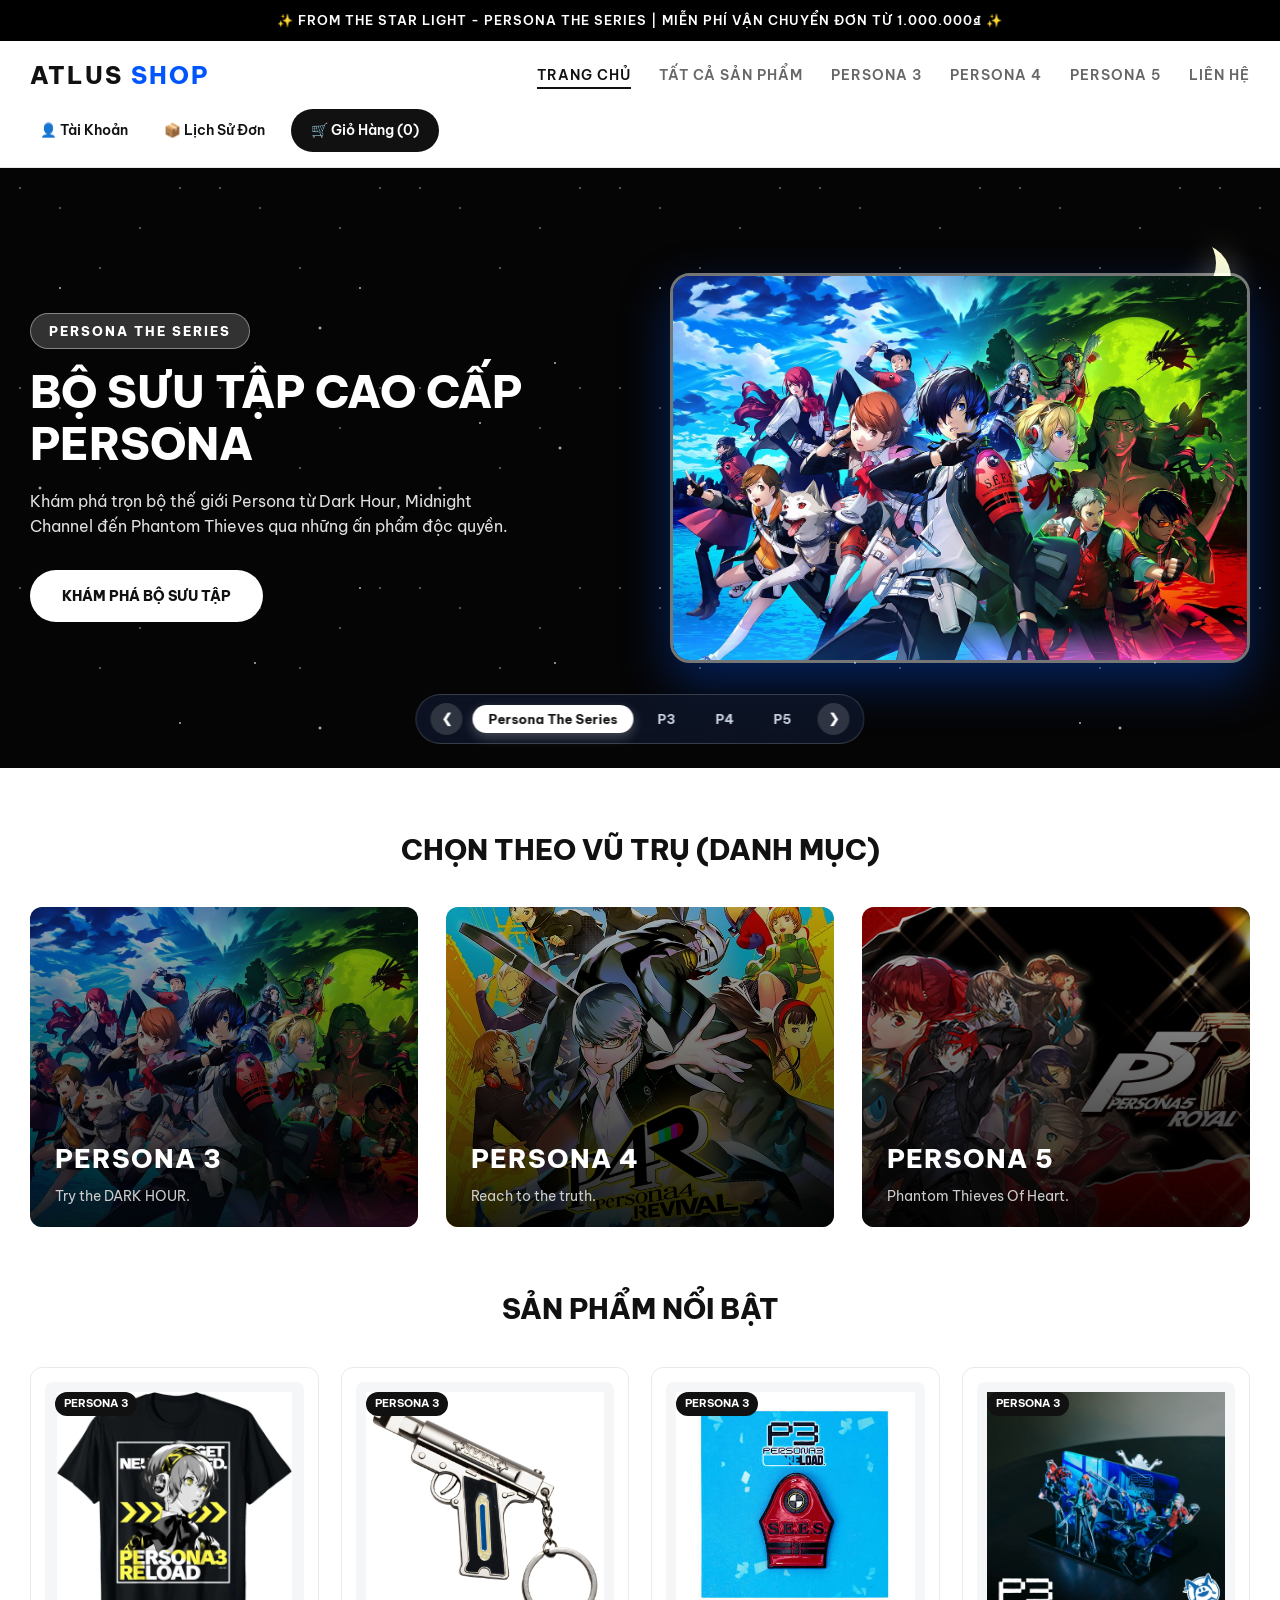
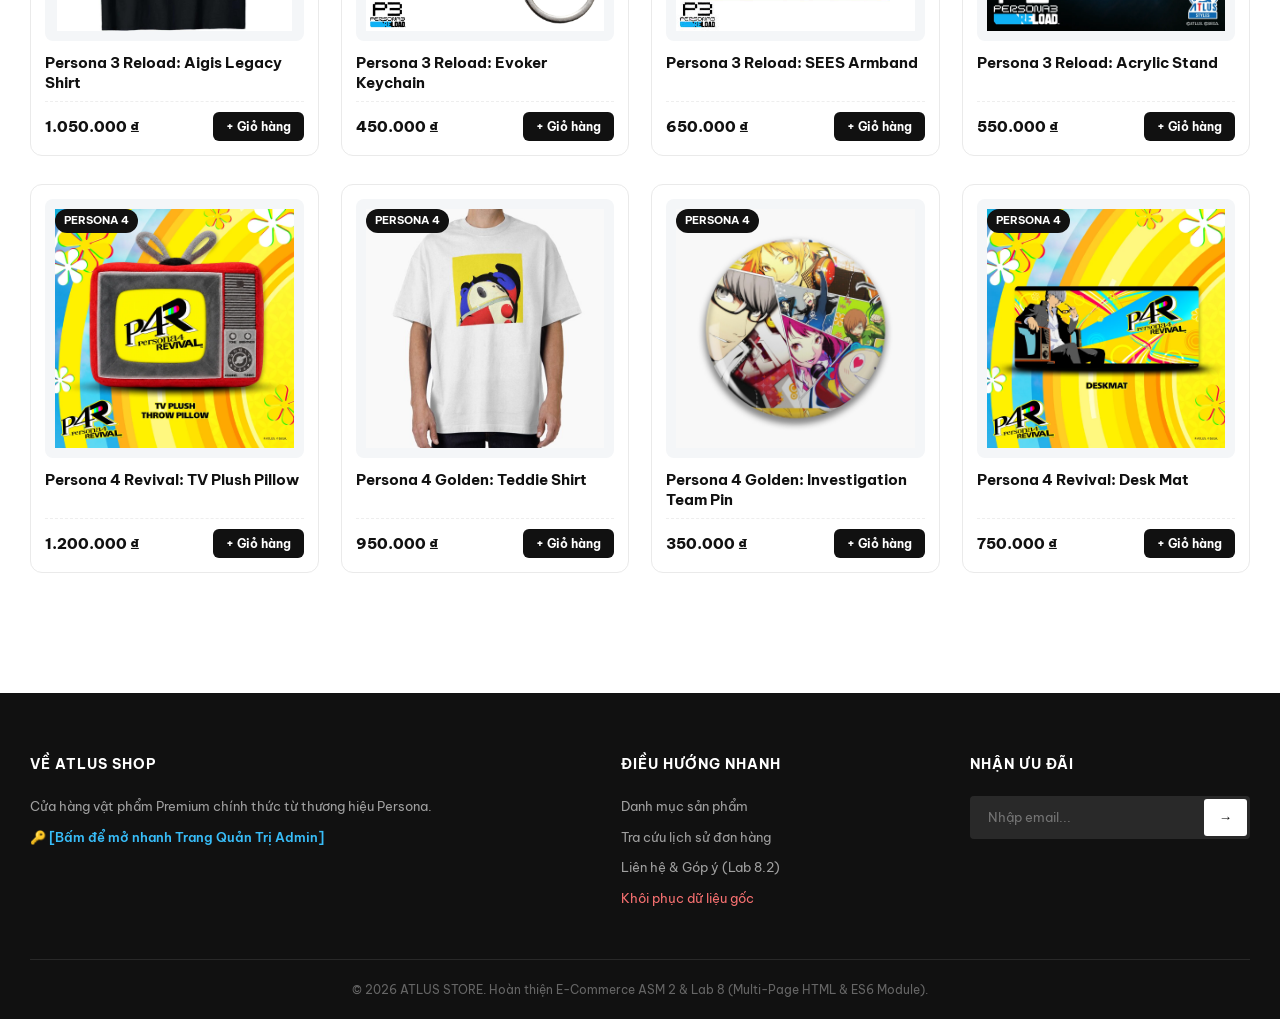
<file: index.html>
<!DOCTYPE html>
<html lang="vi">
<head>
    <meta charset="UTF-8">
    <meta name="viewport" content="width=device-width, initial-scale=1.0">
    <title>Atlus Shop - Trang Chủ (ASM 2)</title>
    <link href="https://fonts.googleapis.com/css2?family=Be+Vietnam+Pro:wght@400;500;600;700;800&display=swap" rel="stylesheet">
    <link rel="stylesheet" href="style.css">
</head>
<body id="home-page">
    <div class="promo-bar">✨ FROM THE STAR LIGHT - PERSONA THE SERIES | MIỄN PHÍ VẬN CHUYỂN ĐƠN TỪ 1.000.000₫ ✨</div>
    <header class="glass-header" id="site-header"></header>

    <main>
        <!-- SLIDER BANNER (LAB 8.1) VỚI KHUNG HÌNH LỚN & 4 TAB: PERSONA THE SERIES, P3, P4, P5 -->
        <div class="hero-banner">
            <div class="uiverse-midnight-sky">
                <div class="sky-canvas">
                    <div class="stars stars-1"></div>
                    <div class="stars stars-2"></div>
                    <div class="stars stars-3"></div>
                    <div class="meteor m1"></div>
                    <div class="meteor m2"></div>
                    <div class="meteor m3"></div>
                    <div class="moon"></div>
                </div>
            </div>

            <div class="hero-content">
                <div class="hero-text-col">
                    <span class="hero-badge" id="banner-badge">PERSONA THE SERIES</span>
                    <h1 id="banner-title">BỘ SƯU TẬP CAO CẤP PERSONA</h1>
                    <p id="banner-desc">Khám phá trọn bộ thế giới Persona từ Dark Hour, Midnight Channel đến Phantom Thieves qua những ấn phẩm độc quyền.</p>
                    <div class="btn-group">
                        <a href="catalog.html?cat=all" class="btn-primary" id="banner-btn">KHÁM PHÁ BỘ SƯU TẬP</a>
                    </div>
                </div>
                <div class="hero-img-col">
                    <img id="banner-img" src="anh/P3Reload.jpg" alt="Persona Banner" onerror="this.src='https://images.unsplash.com/photo-1511512578047-dfb367046420?w=800'">
                </div>
            </div>

            <!-- Thanh nút chuyển đổi Persona The Series | P3 | P4 | P5 -->
            <div class="slider-controls">
                <button class="slider-btn" id="prev-slide-btn">❮</button>
                <div id="slider-dots-box" style="display:flex; gap:8px;"></div>
                <button class="slider-btn" id="next-slide-btn">❯</button>
            </div>
        </div>

        <div class="container">
            <h2 class="section-title">CHỌN THEO VŨ TRỤ (DANH MỤC)</h2>
            <div class="collection-grid" id="home-categories"></div>

            <h2 class="section-title">SẢN PHẨM NỔI BẬT</h2>
            <div class="product-grid" id="home-featured-products"></div>
        </div>
    </main>

    <footer id="site-footer"></footer>
    <script type="module" src="./product.js"></script>
</body>
</html>
</file>
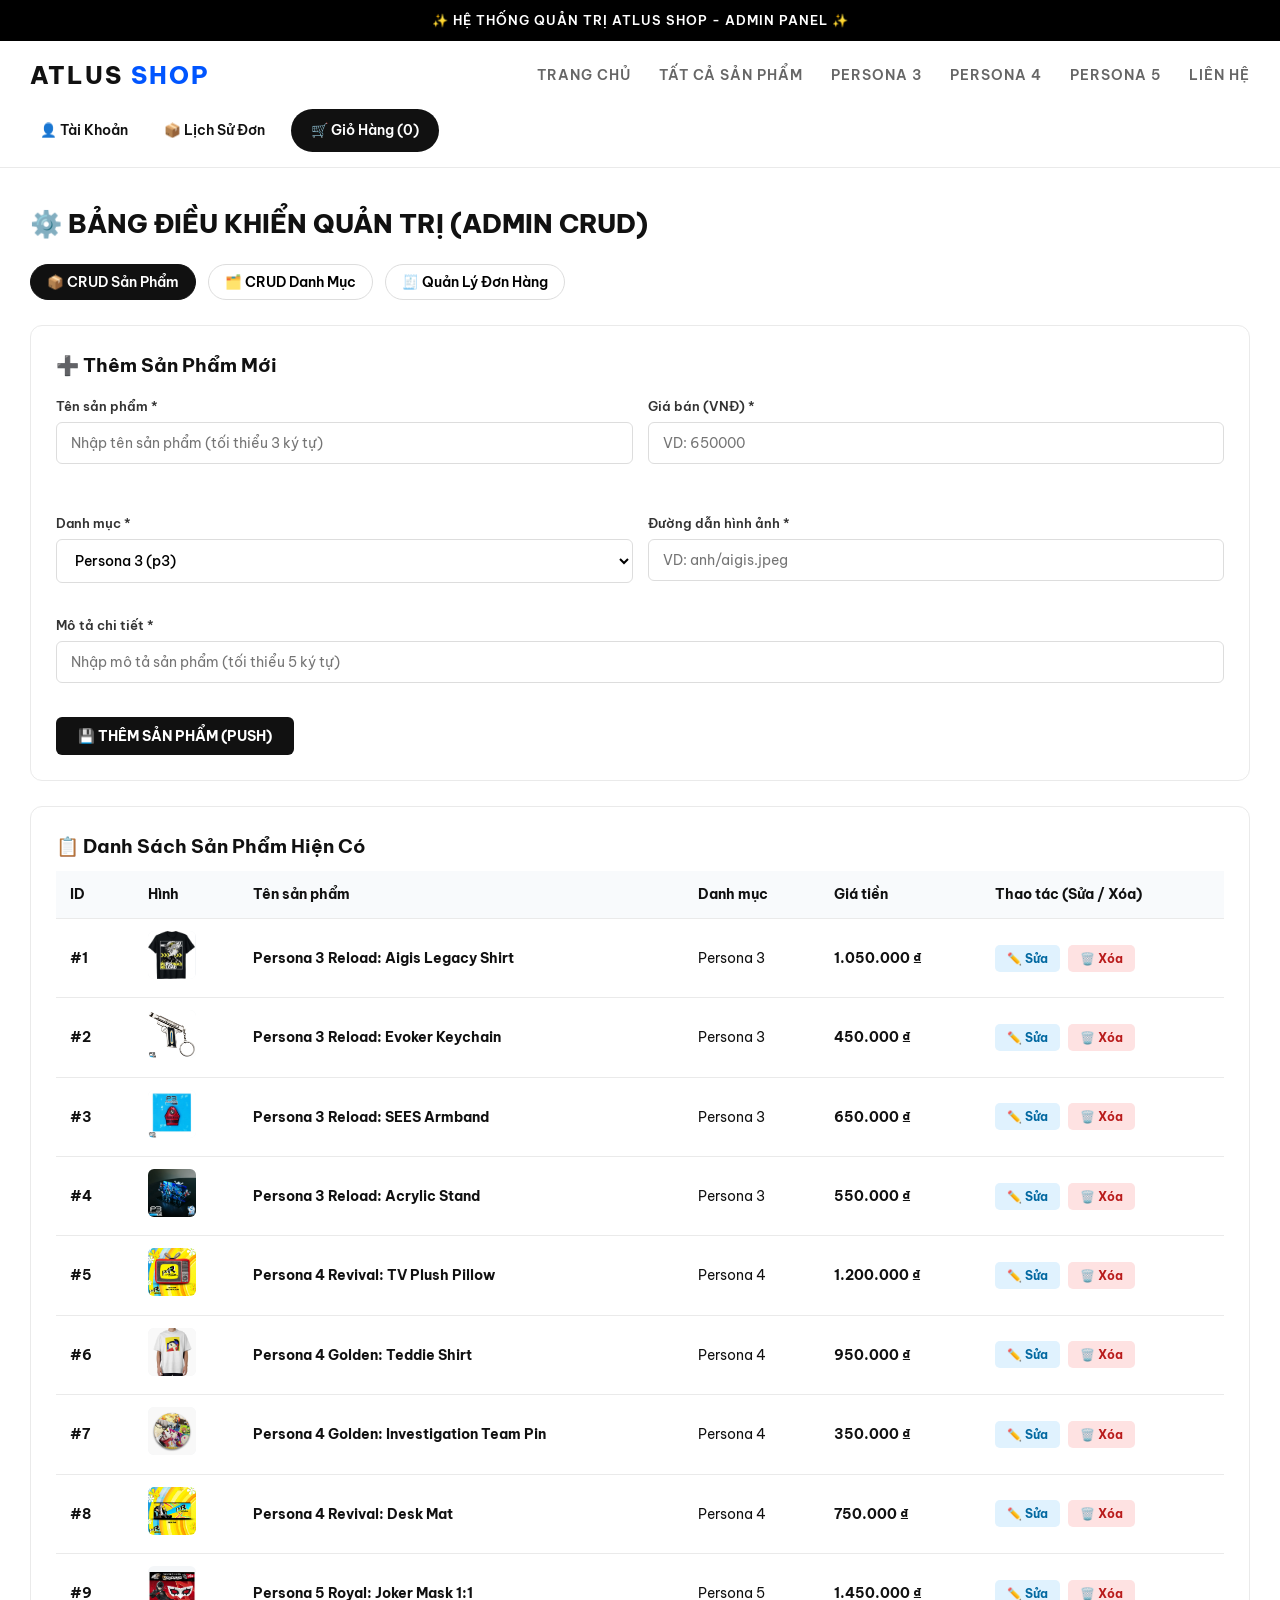
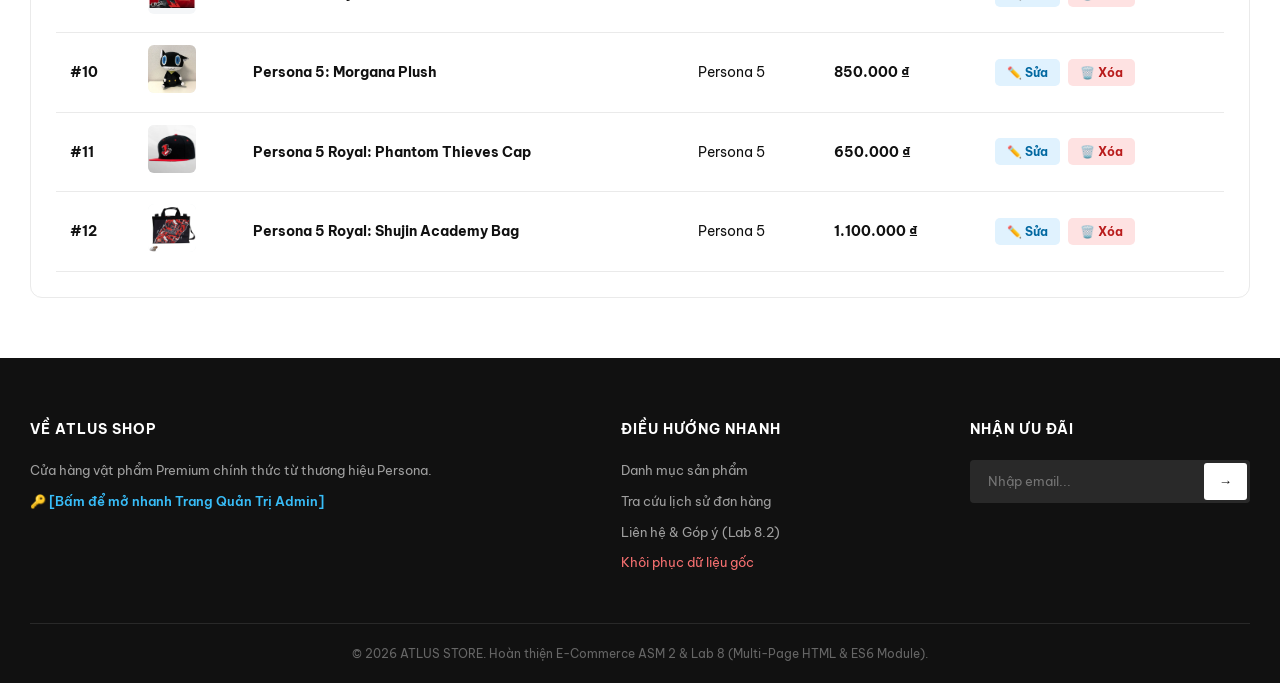
<file: admin.html>
<!DOCTYPE html>
<html lang="vi">
<head>
    <meta charset="UTF-8">
    <meta name="viewport" content="width=device-width, initial-scale=1.0">
    <title>Atlus Shop - Quản Trị Hệ Thống (CRUD)</title>
    <link href="https://fonts.googleapis.com/css2?family=Be+Vietnam+Pro:wght@400;500;600;700;800&display=swap" rel="stylesheet">
    <link rel="stylesheet" href="style.css">
</head>
<body id="admin-page">
    <div class="promo-bar">✨ HỆ THỐNG QUẢN TRỊ ATLUS SHOP - ADMIN PANEL ✨</div>
    <header class="glass-header" id="site-header"></header>

    <main class="container" style="margin-top: 35px;">
        <h2 style="font-size:26px; font-weight:800; margin-bottom:20px;">⚙️ BẢNG ĐIỀU KHIỂN QUẢN TRỊ (ADMIN CRUD)</h2>

        <!-- Thanh chuyển Tab Quản trị -->
        <div class="admin-nav">
            <button class="cat-tab-btn active" id="tab-btn-products">📦 CRUD Sản Phẩm</button>
            <button class="cat-tab-btn" id="tab-btn-categories">🗂️ CRUD Danh Mục</button>
            <button class="cat-tab-btn" id="tab-btn-orders">🧾 Quản Lý Đơn Hàng</button>
        </div>

        <!-- TAB 1: CRUD SẢN PHẨM -->
        <section id="admin-sec-products">
            <div class="admin-panel-box">
                <h3 style="margin-bottom:15px;" id="prod-form-heading">➕ Thêm Sản Phẩm Mới</h3>
                <div class="admin-form-grid">
                    <div class="form-group">
                        <label>Tên sản phẩm *</label>
                        <input type="text" id="adm-prod-name" class="form-control" placeholder="Nhập tên sản phẩm (tối thiểu 3 ký tự)">
                        <span id="err-adm-prod-name" class="error-text"></span>
                    </div>
                    <div class="form-group">
                        <label>Giá bán (VNĐ) *</label>
                        <input type="number" id="adm-prod-price" class="form-control" placeholder="VD: 650000">
                        <span id="err-adm-prod-price" class="error-text"></span>
                    </div>
                    <div class="form-group">
                        <label>Danh mục *</label>
                        <select id="adm-prod-cat" class="form-control"></select>
                    </div>
                    <div class="form-group">
                        <label>Đường dẫn hình ảnh *</label>
                        <input type="text" id="adm-prod-img" class="form-control" placeholder="VD: anh/aigis.jpeg">
                        <span id="err-adm-prod-img" class="error-text"></span>
                    </div>
                </div>
                <div class="form-group">
                    <label>Mô tả chi tiết *</label>
                    <input type="text" id="adm-prod-desc" class="form-control" placeholder="Nhập mô tả sản phẩm (tối thiểu 5 ký tự)">
                    <span id="err-adm-prod-desc" class="error-text"></span>
                </div>
                <div style="display:flex; gap:10px; margin-top:8px;">
                    <button class="btn-card-add" id="btn-save-product" style="padding:10px 22px; font-size:13.5px;">💾 THÊM SẢN PHẨM (PUSH)</button>
                    <button class="btn-action btn-delete" id="btn-cancel-product" style="display:none;">Hủy sửa</button>
                </div>
            </div>

            <div class="admin-panel-box" style="overflow-x:auto;">
                <h3>📋 Danh Sách Sản Phẩm Hiện Có</h3>
                <table class="admin-table">
                    <thead>
                        <tr><th>ID</th><th>Hình</th><th>Tên sản phẩm</th><th>Danh mục</th><th>Giá tiền</th><th>Thao tác (Sửa / Xóa)</th></tr>
                    </thead>
                    <tbody id="admin-product-tbody"></tbody>
                </table>
            </div>
        </section>

        <!-- TAB 2: CRUD DANH MỤC -->
        <section id="admin-sec-categories" style="display:none;">
            <div class="admin-panel-box">
                <h3 style="margin-bottom:15px;" id="cat-form-heading">➕ Thêm Danh Mục Mới</h3>
                <div class="admin-form-grid">
                    <div class="form-group">
                        <label>Mã danh mục (ID) *</label>
                        <input type="text" id="adm-cat-id" class="form-control" placeholder="VD: p6, figure...">
                        <span id="err-adm-cat-id" class="error-text"></span>
                    </div>
                    <div class="form-group">
                        <label>Tên danh mục *</label>
                        <input type="text" id="adm-cat-name" class="form-control" placeholder="VD: Persona 6">
                        <span id="err-adm-cat-name" class="error-text"></span>
                    </div>
                    <div class="form-group">
                        <label>Slogan / Mô tả *</label>
                        <input type="text" id="adm-cat-slogan" class="form-control" placeholder="VD: New Era of Persona.">
                        <span id="err-adm-cat-slogan" class="error-text"></span>
                    </div>
                    <div class="form-group">
                        <label>Ảnh đại diện danh mục *</label>
                        <input type="text" id="adm-cat-img" class="form-control" placeholder="VD: anh/P3Reload.jpg">
                        <span id="err-adm-cat-img" class="error-text"></span>
                    </div>
                </div>
                <div style="display:flex; gap:10px; margin-top:8px;">
                    <button class="btn-card-add" id="btn-save-category" style="padding:10px 22px; font-size:13.5px;">💾 THÊM DANH MỤC (PUSH)</button>
                    <button class="btn-action btn-delete" id="btn-cancel-category" style="display:none;">Hủy sửa</button>
                </div>
            </div>

            <div class="admin-panel-box" style="overflow-x:auto;">
                <h3>🗂️ Danh Sách Danh Mục</h3>
                <table class="admin-table">
                    <thead>
                        <tr><th>Mã ID</th><th>Ảnh</th><th>Tên danh mục</th><th>Slogan</th><th>Số SP</th><th>Thao tác (Sửa / Xóa)</th></tr>
                    </thead>
                    <tbody id="admin-category-tbody"></tbody>
                </table>
            </div>
        </section>

        <!-- TAB 3: QUẢN LÝ ĐƠN HÀNG (*) -->
        <section id="admin-sec-orders" style="display:none;">
            <div class="admin-panel-box" style="overflow-x:auto;">
                <h3>🧾 Quản Lý Tất Cả Đơn Hàng</h3>
                <table class="admin-table">
                    <thead>
                        <tr><th>Mã Đơn</th><th>Khách hàng & SĐT</th><th>Địa chỉ giao</th><th>Ngày đặt</th><th>Tổng tiền</th><th>Trạng thái đơn</th><th>Xóa</th></tr>
                    </thead>
                    <tbody id="admin-order-tbody"></tbody>
                </table>
            </div>
        </section>
    </main>

    <footer id="site-footer"></footer>
    <script type="module" src="./admin.js"></script>
</body>
</html>
</file>
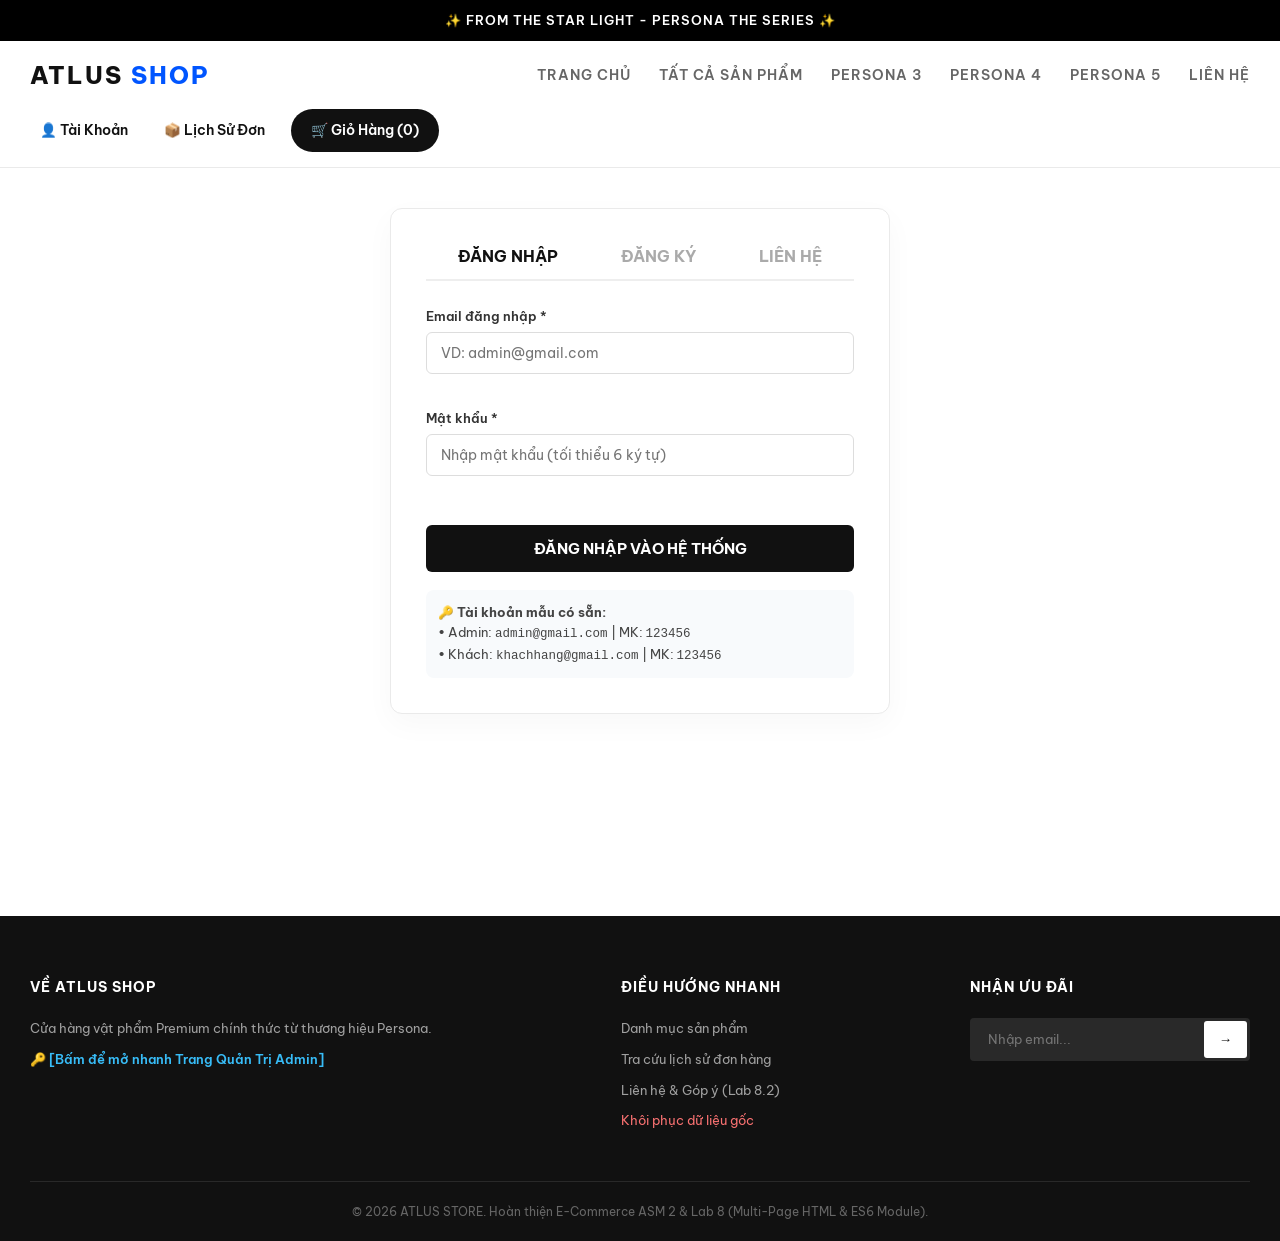
<file: auth.html>
<!DOCTYPE html>
<html lang="vi">
<head>
    <meta charset="UTF-8">
    <meta name="viewport" content="width=device-width, initial-scale=1.0">
    <title>Atlus Shop - Đăng Nhập, Đăng Ký & Liên Hệ</title>
    <link href="https://fonts.googleapis.com/css2?family=Be+Vietnam+Pro:wght@400;500;600;700;800&display=swap" rel="stylesheet">
    <link rel="stylesheet" href="style.css">
</head>
<body id="auth-page">
    <div class="promo-bar">✨ FROM THE STAR LIGHT - PERSONA THE SERIES ✨</div>
    <header class="glass-header" id="site-header"></header>

    <main class="container">
        <div class="auth-box" style="max-width: 500px;">
            <!-- Thanh chuyển đổi 3 Form: Đăng nhập | Đăng ký | Liên hệ (Đáp ứng đủ Lab 8.2) -->
            <div class="auth-header">
                <div class="auth-tab active" id="tab-login">ĐĂNG NHẬP</div>
                <div class="auth-tab" id="tab-register">ĐĂNG KÝ</div>
                <div class="auth-tab" id="tab-contact">LIÊN HỆ</div>
            </div>

            <!-- 1. FORM ĐĂNG NHẬP -->
            <div id="form-login-box">
                <div class="form-group">
                    <label>Email đăng nhập *</label>
                    <input type="text" id="login-email" class="form-control" placeholder="VD: admin@gmail.com">
                    <span id="err-login-email" class="error-text"></span>
                </div>
                <div class="form-group">
                    <label>Mật khẩu *</label>
                    <input type="password" id="login-pass" class="form-control" placeholder="Nhập mật khẩu (tối thiểu 6 ký tự)">
                    <span id="err-login-pass" class="error-text"></span>
                </div>
                <button class="btn-checkout" id="btn-login-submit">ĐĂNG NHẬP VÀO HỆ THỐNG</button>

                <div style="margin-top:18px; padding:12px; background:#f8fafc; border-radius:8px; font-size:12.5px; color:#444;">
                    <strong>🔑 Tài khoản mẫu có sẵn:</strong><br>
                    • Admin: <code>admin@gmail.com</code> | MK: <code>123456</code><br>
                    • Khách: <code>khachhang@gmail.com</code> | MK: <code>123456</code>
                </div>
            </div>

            <!-- 2. FORM ĐĂNG KÝ -->
            <div id="form-register-box" style="display: none;">
                <div class="form-group">
                    <label>Họ và tên *</label>
                    <input type="text" id="reg-name" class="form-control" placeholder="Từ 3 đến 40 ký tự">
                    <span id="err-reg-name" class="error-text"></span>
                </div>
                <div class="form-group">
                    <label>Email *</label>
                    <input type="text" id="reg-email" class="form-control" placeholder="VD: tenban@gmail.com">
                    <span id="err-reg-email" class="error-text"></span>
                </div>
                <div class="form-group">
                    <label>Số điện thoại *</label>
                    <input type="text" id="reg-phone" class="form-control" placeholder="10 chữ số (bắt đầu bằng số 0)">
                    <span id="err-reg-phone" class="error-text"></span>
                </div>
                <div class="form-group">
                    <label>Mật khẩu *</label>
                    <input type="password" id="reg-pass" class="form-control" placeholder="Từ 6 đến 20 ký tự">
                    <span id="err-reg-pass" class="error-text"></span>
                </div>
                <div class="form-group">
                    <label>Xác nhận lại mật khẩu *</label>
                    <input type="password" id="reg-repass" class="form-control" placeholder="Nhập lại mật khẩu phía trên">
                    <span id="err-reg-repass" class="error-text"></span>
                </div>
                <button class="btn-checkout" id="btn-register-submit">TẠO TÀI KHOẢN MỚI</button>
            </div>

            <!-- 3. FORM LIÊN HỆ (LAB 8.2) -->
            <div id="form-contact-box" style="display: none;">
                <div class="form-group">
                    <label>Họ và tên người gửi *</label>
                    <input type="text" id="contact-name" class="form-control" placeholder="Từ 3 đến 50 ký tự">
                    <span id="err-contact-name" class="error-text"></span>
                </div>
                <div class="form-group">
                    <label>Email liên hệ *</label>
                    <input type="text" id="contact-email" class="form-control" placeholder="VD: makoto@gmail.com">
                    <span id="err-contact-email" class="error-text"></span>
                </div>
                <div class="form-group">
                    <label>Số điện thoại *</label>
                    <input type="text" id="contact-phone" class="form-control" placeholder="10 chữ số (bắt đầu bằng số 0)">
                    <span id="err-contact-phone" class="error-text"></span>
                </div>
                <div class="form-group">
                    <label>Nội dung liên hệ *</label>
                    <textarea id="contact-msg" class="form-control" rows="4" placeholder="Nhập nội dung (tối thiểu 10 ký tự)..."></textarea>
                    <span id="err-contact-msg" class="error-text"></span>
                </div>
                <button class="btn-checkout" id="btn-contact-submit">GỬI THÔNG TIN LIÊN HỆ</button>
            </div>
        </div>
    </main>

    <footer id="site-footer"></footer>
    <script type="module" src="./auth.js"></script>
</body>
</html>
</file>
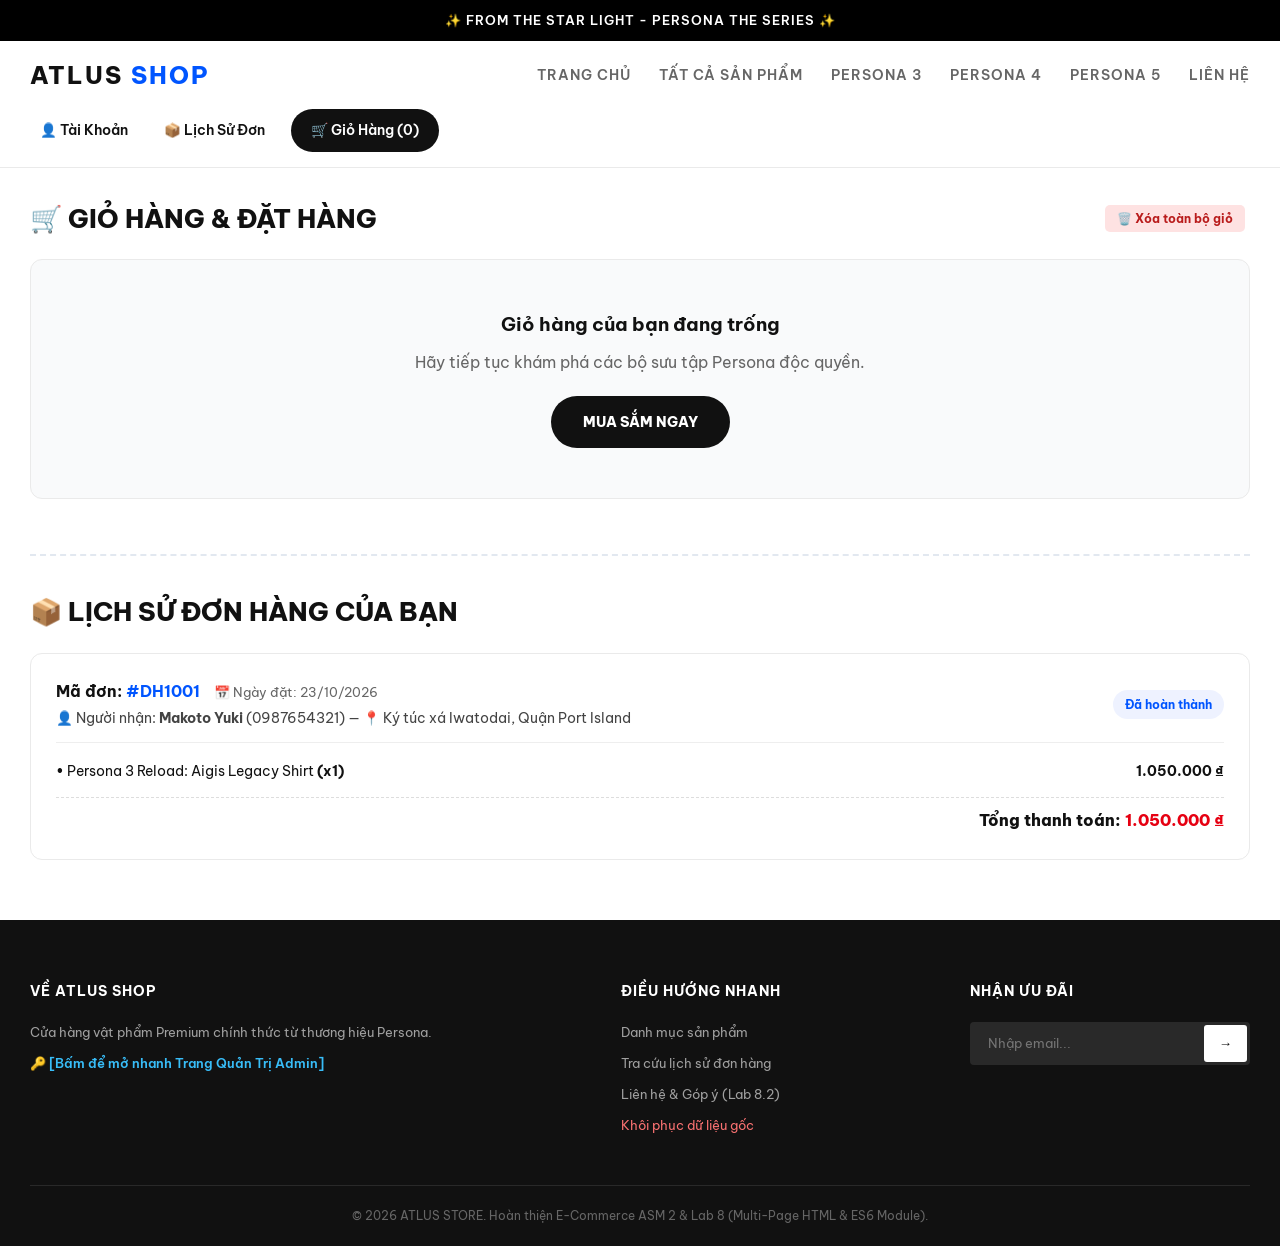
<file: cart.html>
<!DOCTYPE html>
<html lang="vi">
<head>
    <meta charset="UTF-8">
    <meta name="viewport" content="width=device-width, initial-scale=1.0">
    <title>Atlus Shop - Giỏ Hàng & Đơn Hàng</title>
    <link href="https://fonts.googleapis.com/css2?family=Be+Vietnam+Pro:wght@400;500;600;700;800&display=swap" rel="stylesheet">
    <link rel="stylesheet" href="style.css">
</head>
<body id="cart-page">
    <div class="promo-bar">✨ FROM THE STAR LIGHT - PERSONA THE SERIES ✨</div>
    <header class="glass-header" id="site-header"></header>

    <main class="container" style="margin-top: 30px;">
        <!-- KHU VỰC 1: GIỎ HÀNG & THANH TOÁN -->
        <div style="display:flex; justify-content:space-between; align-items:center; margin-bottom:20px;">
            <h2 style="font-size:26px; font-weight:800;">🛒 GIỎ HÀNG & ĐẶT HÀNG</h2>
            <button class="btn-action btn-delete" id="btn-clear-cart">🗑️ Xóa toàn bộ giỏ</button>
        </div>

        <div id="empty-cart-box" style="display:none; text-align:center; padding: 50px 0; border: 1px solid #eaeaea; border-radius: 12px; background: #f9fafb; margin-bottom: 40px;">
            <h3 style="margin-bottom:10px;">Giỏ hàng của bạn đang trống</h3>
            <p style="color:var(--text-muted); margin-bottom: 20px;">Hãy tiếp tục khám phá các bộ sưu tập Persona độc quyền.</p>
            <a href="catalog.html" class="btn-primary" style="background:#111; color:#fff; display:inline-block;">MUA SẮM NGAY</a>
        </div>

        <div class="cart-layout" id="cart-main-layout">
            <div class="cart-items" id="cart-items-list"></div>

            <!-- Form Đặt Hàng tích hợp Check Form Lab 8.2 -->
            <div class="cart-summary">
                <h3 style="font-size:19px; margin-bottom: 16px;">Thông Tin Giao Hàng</h3>

                <div class="form-group">
                    <label>Họ và tên người nhận *</label>
                    <input type="text" id="order-name" class="form-control" placeholder="Nhập họ và tên (3 - 50 ký tự)">
                    <span id="err-order-name" class="error-text"></span>
                </div>
                <div class="form-group">
                    <label>Email nhận hóa đơn *</label>
                    <input type="text" id="order-email" class="form-control" placeholder="VD: khachhang@gmail.com">
                    <span id="err-order-email" class="error-text"></span>
                </div>
                <div class="form-group">
                    <label>Số điện thoại *</label>
                    <input type="text" id="order-phone" class="form-control" placeholder="10 chữ số (bắt đầu bằng 0)">
                    <span id="err-order-phone" class="error-text"></span>
                </div>
                <div class="form-group">
                    <label>Địa chỉ nhận hàng *</label>
                    <input type="text" id="order-address" class="form-control" placeholder="Số nhà, đường, phường/xã, quận/huyện">
                    <span id="err-order-address" class="error-text"></span>
                </div>

                <div class="summary-row" style="margin-top:15px;">
                    <span>Tạm tính:</span>
                    <strong id="summary-subtotal">0 ₫</strong>
                </div>
                <div class="summary-row">
                    <span>Phí giao hàng:</span>
                    <strong id="summary-shipping">0 ₫</strong>
                </div>
                <div class="summary-total">
                    <span>TỔNG CỘNG:</span>
                    <span style="color:var(--p5-color);" id="summary-total">0 ₫</span>
                </div>

                <button class="btn-checkout" id="btn-submit-order">TIẾN HÀNH ĐẶT HÀNG</button>
            </div>
        </div>

        <!-- KHU VỰC 2: LỊCH SỬ ĐƠN HÀNG (*) -->
        <hr style="margin: 55px 0 35px; border: none; border-top: 2px dashed #e2e8f0;">
        <section id="order-history">
            <h2 style="font-size:26px; font-weight:800; margin-bottom:20px;">📦 LỊCH SỬ ĐƠN HÀNG CỦA BẠN</h2>
            <div id="order-history-list"></div>
        </section>
    </main>

    <footer id="site-footer"></footer>
    <script type="module" src="./cart.js"></script>
</body>
</html>
</file>
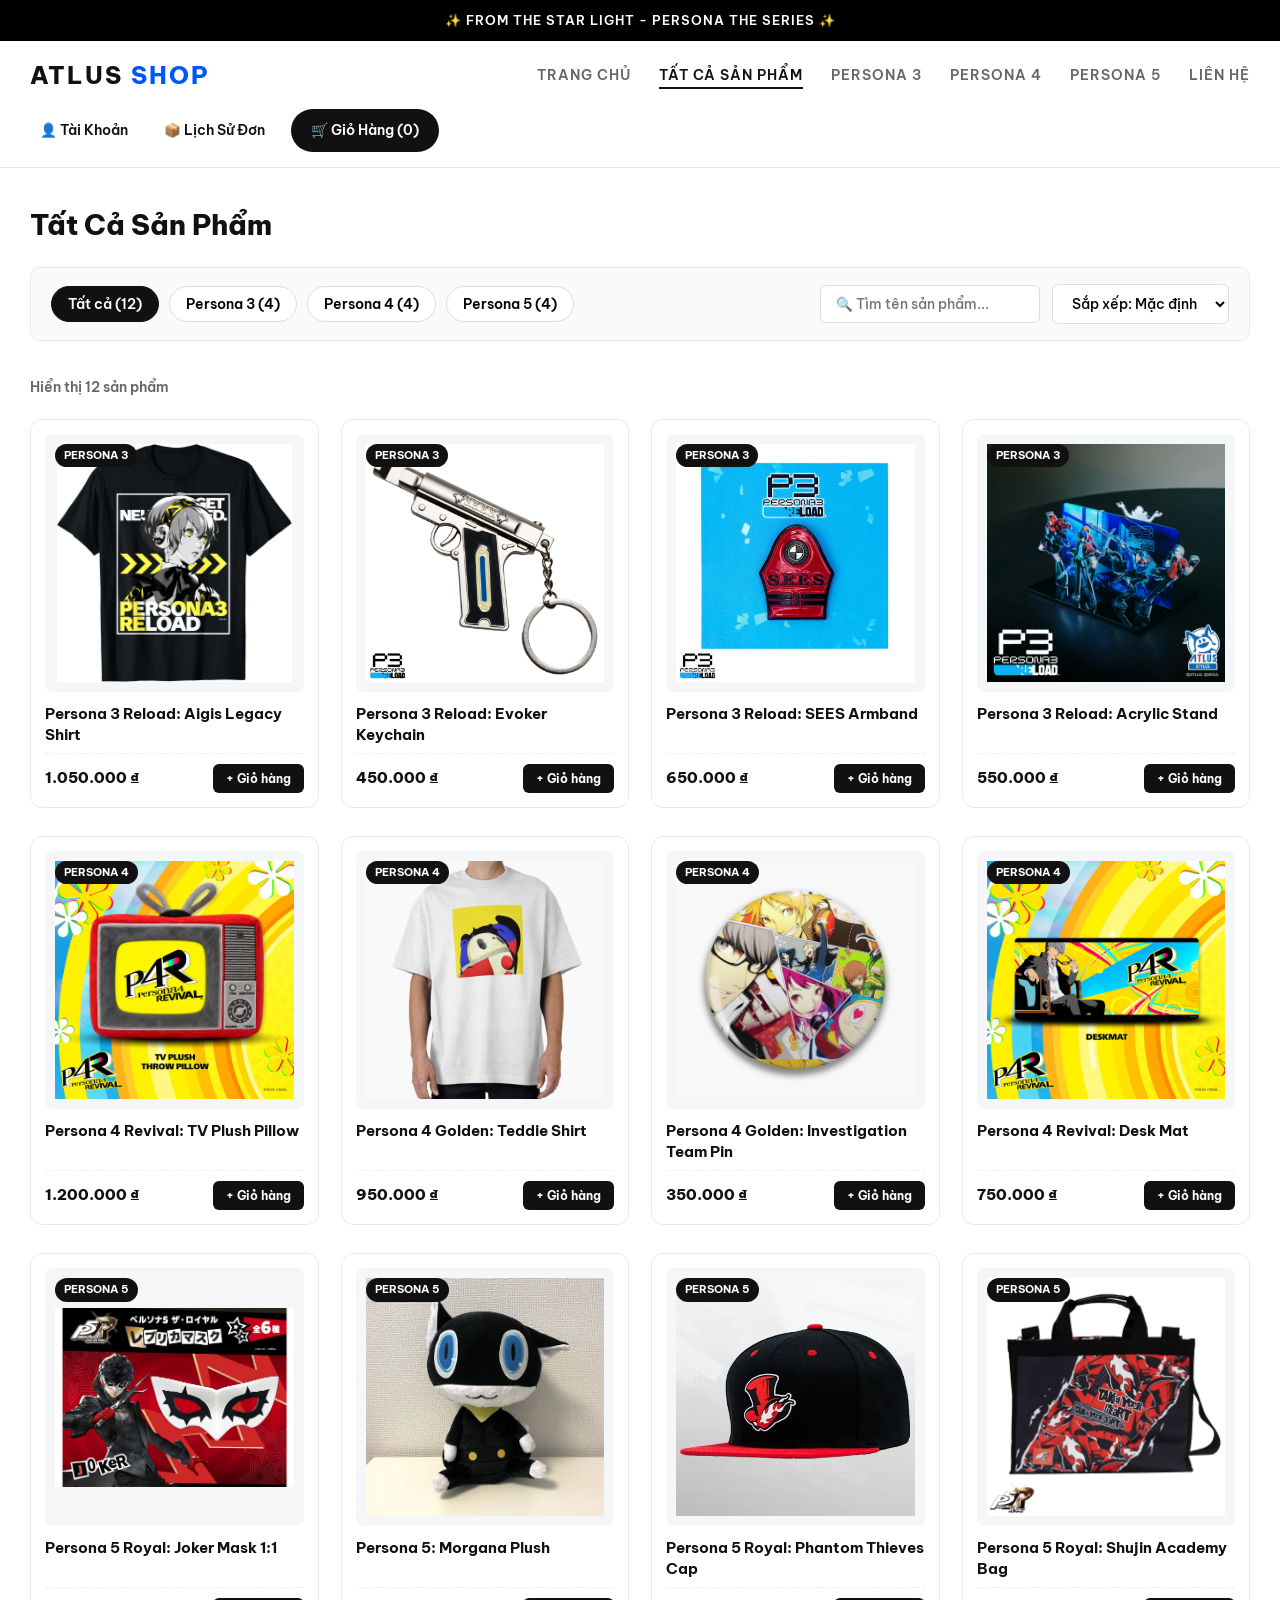
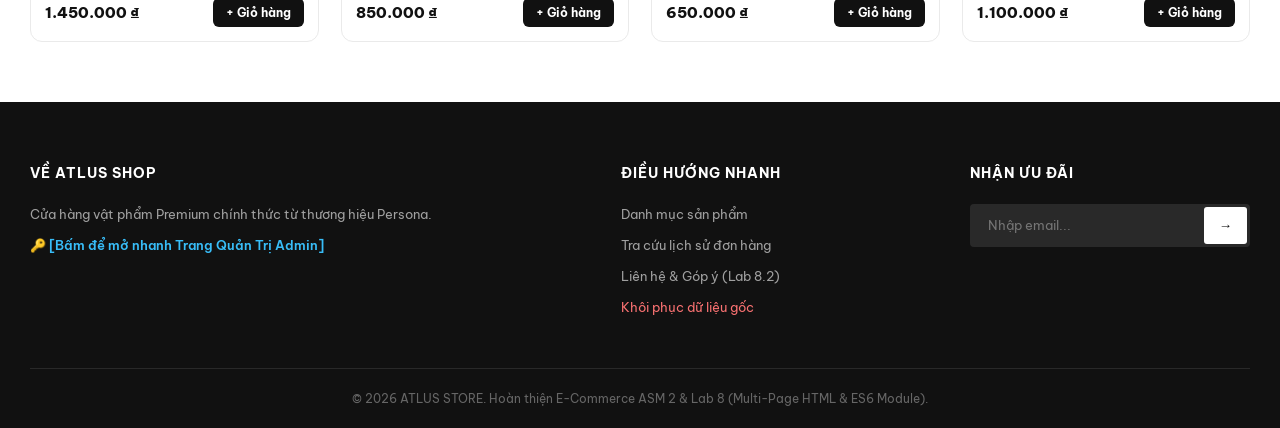
<file: catalog.html>
<!DOCTYPE html>
<html lang="vi">
<head>
    <meta charset="UTF-8">
    <meta name="viewport" content="width=device-width, initial-scale=1.0">
    <title>Atlus Shop - Danh Mục Sản Phẩm</title>
    <link href="https://fonts.googleapis.com/css2?family=Be+Vietnam+Pro:wght@400;500;600;700;800&display=swap" rel="stylesheet">
    <link rel="stylesheet" href="style.css">
</head>
<body id="catalog-page">
    <div class="promo-bar">✨ FROM THE STAR LIGHT - PERSONA THE SERIES ✨</div>
    <header class="glass-header" id="site-header"></header>

    <main class="container" style="margin-top: 35px;">
        <h2 id="catalog-heading" style="font-size: 28px; font-weight: 800; margin-bottom: 20px;">Tất Cả Sản Phẩm</h2>

        <div class="controls-bar">
            <!-- Nút lọc danh mục render từ mảng categories -->
            <div class="cat-tabs" id="catalog-cat-tabs"></div>

            <!-- Tìm kiếm & Sắp xếp giá -->
            <div class="search-sort-box">
                <input type="text" id="search-input" class="search-input" placeholder="🔍 Tìm tên sản phẩm...">
                <select id="sort-select">
                    <option value="none">Sắp xếp: Mặc định</option>
                    <option value="asc">Giá: Thấp tới Cao</option>
                    <option value="desc">Giá: Cao tới Thấp</option>
                </select>
            </div>
        </div>

        <p id="product-count" style="font-size: 14px; color: var(--text-muted); margin-bottom: 20px; font-weight: 600;"></p>
        <div class="product-grid" id="catalog-grid"></div>
    </main>

    <footer id="site-footer"></footer>
    <script type="module" src="./product.js"></script>
</body>
</html>
</file>
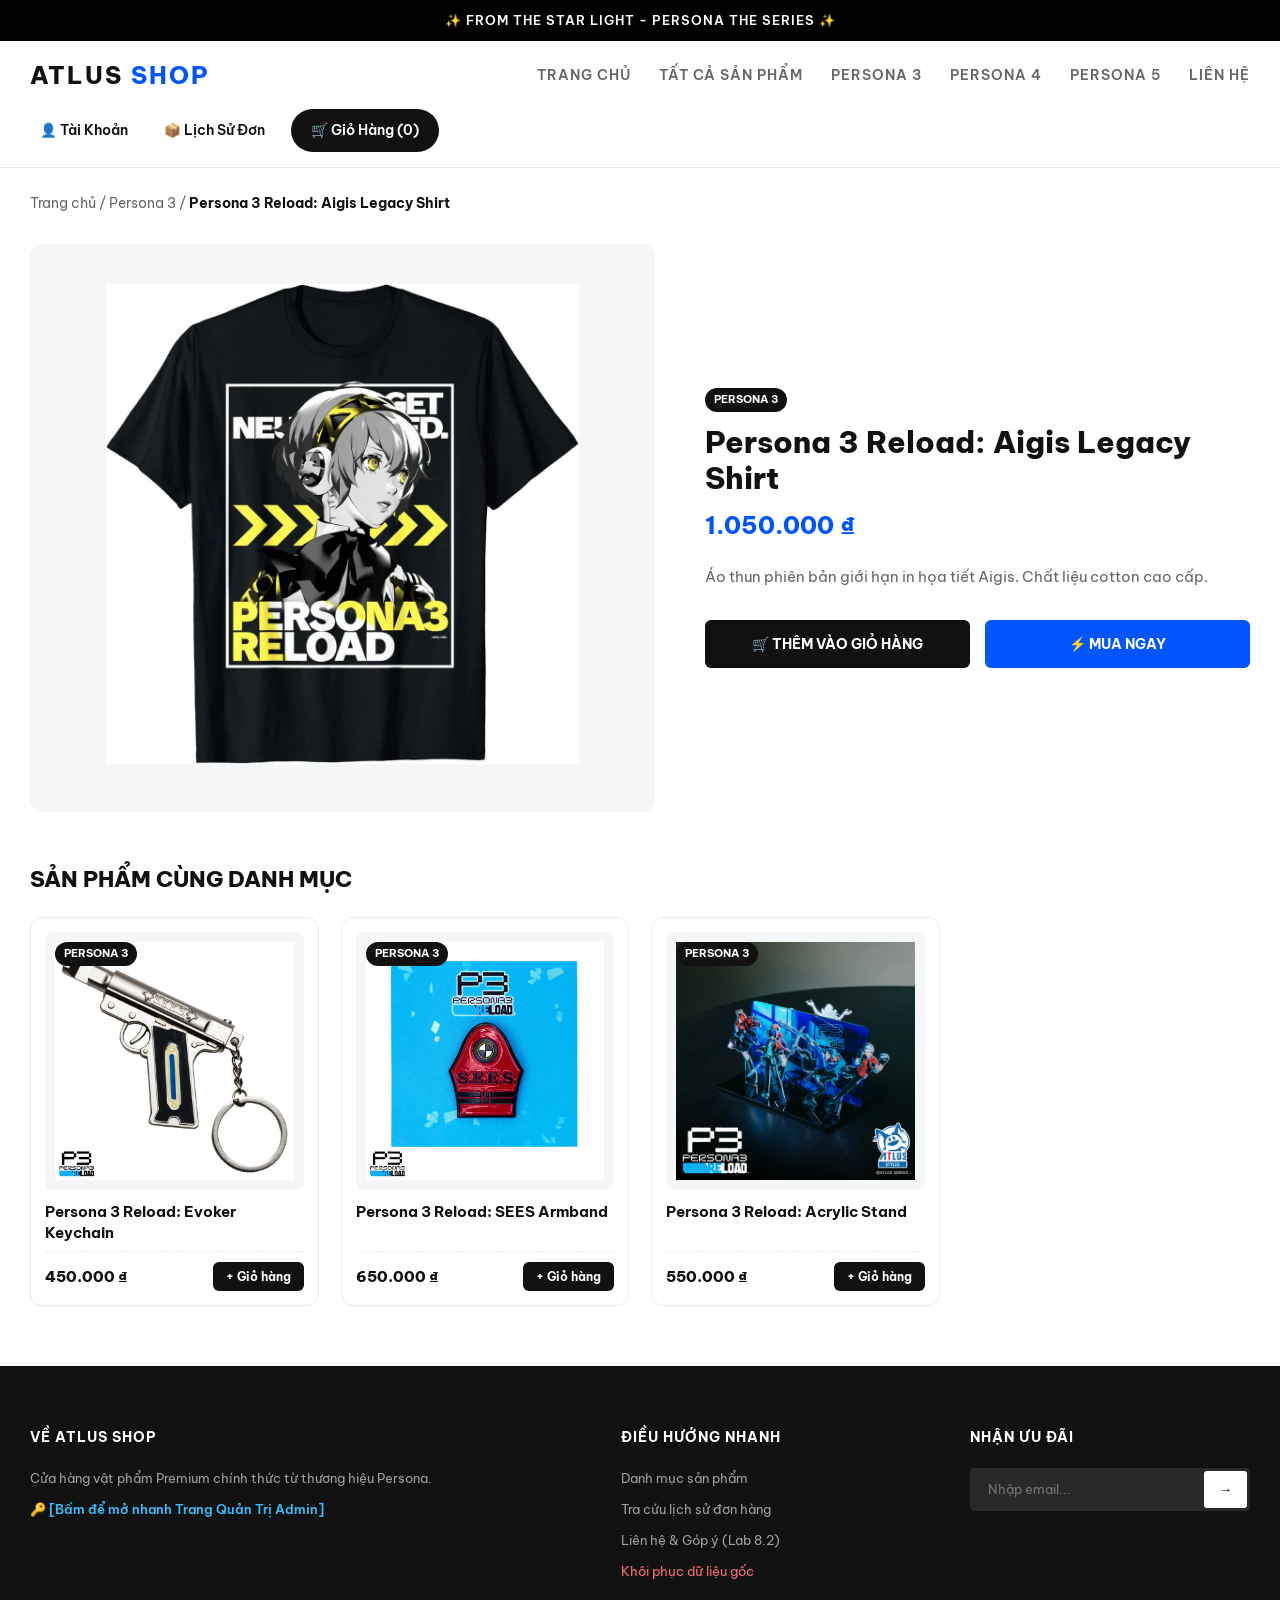
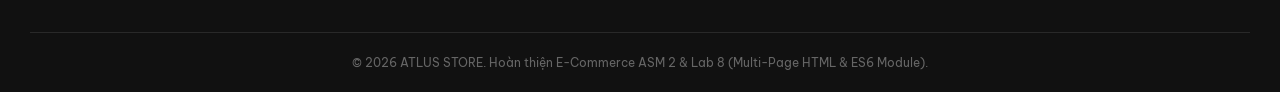
<file: detail.html>
<!DOCTYPE html>
<html lang="vi">
<head>
    <meta charset="UTF-8">
    <meta name="viewport" content="width=device-width, initial-scale=1.0">
    <title>Atlus Shop - Chi Tiết Sản Phẩm</title>
    <link href="https://fonts.googleapis.com/css2?family=Be+Vietnam+Pro:wght@400;500;600;700;800&display=swap" rel="stylesheet">
    <link rel="stylesheet" href="style.css">
</head>
<body id="detail-page">
    <div class="promo-bar">✨ FROM THE STAR LIGHT - PERSONA THE SERIES ✨</div>
    <header class="glass-header" id="site-header"></header>

    <main class="container">
        <div style="margin: 25px 0 10px; font-size:13.5px; color:var(--text-muted);">
            <a href="index.html">Trang chủ</a> / 
            <a href="catalog.html" id="detail-breadcrumb-cat">Danh mục</a> / 
            <strong style="color:#111;" id="detail-breadcrumb-name">Chi tiết</strong>
        </div>

        <div class="detail-layout">
            <div class="detail-gallery">
                <img id="detail-img" src="anh/aigis.jpeg" alt="Product Image">
            </div>
            <div class="detail-info">
                <span class="cat-tag" id="detail-cat-badge" style="position:static; width:fit-content; margin-bottom:12px;">PERSONA</span>
                <h1 class="detail-title" id="detail-title">Tên sản phẩm</h1>
                <div class="detail-price" id="detail-price">0 ₫</div>
                <div class="detail-desc" id="detail-desc">Mô tả sản phẩm</div>

                <div style="display:flex; gap:15px;">
                    <button class="btn-add-to-cart" id="btn-detail-add" style="flex:1;">🛒 THÊM VÀO GIỎ HÀNG</button>
                    <button class="btn-add-to-cart" id="btn-detail-buy" style="flex:1; background:var(--p3-color);">⚡ MUA NGAY</button>
                </div>
            </div>
        </div>

        <h3 style="font-size:22px; font-weight:800; margin: 50px 0 20px;">SẢN PHẨM CÙNG DANH MỤC</h3>
        <div class="product-grid" id="related-grid"></div>
    </main>

    <footer id="site-footer"></footer>
    <script type="module" src="./product.js"></script>
</body>
</html>
</file>
<file: style.css>
/* ================= TỔNG QUAN & BIẾN MÀU ================= */
:root {
    --p3-color: #0055ff;
    --p4-color: #e6b800;
    --p5-color: #e60012;
    --bg-color: #ffffff;
    --card-bg: #ffffff;
    --text-main: #111111;
    --text-muted: #666666;
    --border-color: #eaeaea;
}

* { margin: 0; padding: 0; box-sizing: border-box; }
body { font-family: 'Be Vietnam Pro', sans-serif; background-color: var(--bg-color); color: var(--text-main); line-height: 1.6; }
a { text-decoration: none; color: inherit; cursor: pointer; }

/* ================= HEADER ================= */
.promo-bar { background: #000; color: #fff; text-align: center; padding: 10px; font-size: 13px; font-weight: 600; letter-spacing: 1px; text-transform: uppercase; }
.glass-header { position: sticky; top: 0; z-index: 100; background: rgba(255, 255, 255, 0.95); backdrop-filter: blur(10px); border-bottom: 1px solid var(--border-color); }
.header-content { max-width: 1300px; margin: 0 auto; display: flex; justify-content: space-between; align-items: center; padding: 15px 30px; gap: 15px; flex-wrap: wrap; }
.logo { font-size: 24px; font-weight: 800; letter-spacing: 2px; cursor: pointer; color: #111; }
.logo span { color: var(--p3-color); }
.main-nav ul { list-style: none; display: flex; gap: 28px; flex-wrap: wrap; }
.main-nav a { font-size: 14px; font-weight: 600; text-transform: uppercase; letter-spacing: 1px; color: var(--text-muted); transition: 0.3s; position: relative; padding: 5px 0; }
.main-nav a::after { content: ''; position: absolute; bottom: 0; left: 0; width: 0%; height: 2px; background: #111; transition: 0.3s; }
.main-nav a:hover::after, .main-nav a.active::after { width: 100%; }
.main-nav a:hover, .main-nav a.active { color: #111; }

.nav-p3:hover { color: var(--p3-color) !important; } .nav-p3:hover::after { background: var(--p3-color); }
.nav-p4:hover { color: var(--p4-color) !important; } .nav-p4:hover::after { background: var(--p4-color); }
.nav-p5:hover { color: var(--p5-color) !important; } .nav-p5:hover::after { background: var(--p5-color); }

.header-actions { display: flex; align-items: center; gap: 16px; }
.action-icon { font-weight: 600; font-size: 13.5px; cursor: pointer; transition: 0.3s; padding: 6px 10px; border-radius: 6px; }
.action-icon:hover { color: var(--p5-color); background: #f4f6f8; }
.admin-badge { background: #eef2ff; color: var(--p3-color); border: 1px solid #c7d2fe; }
.cart-icon { font-weight: 600; background: #111; color: #fff; padding: 10px 20px; border-radius: 30px; font-size: 14px; transition: 0.3s; cursor: pointer; }
.cart-icon:hover { background: var(--p5-color); }

main { min-height: 72vh; padding-bottom: 60px; }
.container { max-width: 1300px; margin: 0 auto; padding: 0 30px; }

/* ================= TRANG CHỦ, SLIDER BANNER LỚN (LAB 8.1) & BẦU TRỜI SAO ================= */
.hero-banner {
    position: relative; width: 100%; height: 600px;
    display: flex; align-items: center; margin-bottom: 60px;
    overflow: hidden; background-color: #050505;
}
.hero-content {
    position: relative; z-index: 10; max-width: 1320px; margin: 0 auto;
    padding: 0 30px; width: 100%; display: flex; justify-content: space-between;
    align-items: center; gap: 45px; animation: slideUp 0.6s ease backwards;
}
.hero-text-col { flex: 0.95; }
.hero-img-col { flex: 1.25; display: flex; justify-content: flex-end; }
.hero-img-col img {
    width: 100%; max-width: 580px; height: 390px; object-fit: cover;
    border-radius: 20px; border: 3px solid rgba(255, 255, 255, 0.45);
    box-shadow: 0 20px 50px rgba(0, 85, 255, 0.35); transition: all 0.4s ease;
}
.hero-badge {
    display: inline-block; padding: 7px 18px; background: rgba(255, 255, 255, 0.18);
    backdrop-filter: blur(5px); color: #fff; border-radius: 30px; font-size: 12.5px;
    font-weight: 800; letter-spacing: 2px; margin-bottom: 18px; border: 1px solid rgba(255, 255, 255, 0.4);
}
.hero-content h1 { font-size: 44px; font-weight: 800; color: #fff; line-height: 1.18; margin-bottom: 18px; }
.hero-content p { color: #e0e0e0; font-size: 16px; max-width: 500px; margin-bottom: 30px; }
.btn-group { display: flex; gap: 15px; align-items: center; }
.btn-primary {
    background: #fff; color: #111; border: none; padding: 15px 32px;
    font-size: 14px; border-radius: 30px; cursor: pointer; transition: 0.3s;
    font-weight: 800; font-family: inherit; display: inline-block;
}
.btn-primary:hover { background: var(--p3-color); color: #fff; }

/* Thanh chuyển đổi Persona The Series | P3 | P4 | P5 */
.slider-controls {
    position: absolute; bottom: 24px; left: 50%; transform: translateX(-50%);
    z-index: 15; display: flex; align-items: center; gap: 10px;
    background: rgba(15, 23, 42, 0.78); backdrop-filter: blur(8px);
    padding: 8px 14px; border-radius: 40px; border: 1px solid rgba(255, 255, 255, 0.18);
}
.slider-btn {
    background: rgba(255, 255, 255, 0.15); color: #fff; border: none;
    width: 32px; height: 32px; border-radius: 50%; cursor: pointer; font-weight: 800; transition: 0.3s;
}
.slider-btn:hover { background: #fff; color: #111; }
.slider-dot {
    padding: 6px 16px; border-radius: 20px; background: transparent; color: #cbd5e1;
    border: none; font-size: 12.5px; font-weight: 700; cursor: pointer; transition: 0.3s; font-family: inherit;
}
.slider-dot:hover { color: #fff; background: rgba(255, 255, 255, 0.1); }
.slider-dot.active { background: #fff; color: #111; box-shadow: 0 4px 12px rgba(255, 255, 255, 0.25); }

/* HIỆU ỨNG TRỜI SAO (UIVERSE) */
.uiverse-midnight-sky { width: 100%; height: 100%; position: absolute; inset: 0; overflow: hidden; background-color: #050505; z-index: 1; }
.uiverse-midnight-sky .sky-canvas { width: 100%; height: 100%; position: absolute; inset: 0; background: #050505; }
.uiverse-midnight-sky .stars { position: absolute; inset: 0; background-repeat: repeat; pointer-events: none; }
.uiverse-midnight-sky .stars-1 { background-image: radial-gradient(1px 1px at 10% 10%, #fff, transparent), radial-gradient(1px 1px at 30% 20%, #fff, transparent), radial-gradient(1px 1px at 50% 50%, #fff, transparent), radial-gradient(1px 1px at 70% 30%, #fff, transparent), radial-gradient(1px 1px at 90% 10%, #fff, transparent); background-size: 200px 200px; animation: twinkle 3s ease-in-out infinite; }
.uiverse-midnight-sky .stars-2 { background-image: radial-gradient(1.5px 1.5px at 20% 40%, #fff, transparent), radial-gradient(1.5px 1.5px at 60% 85%, #fff, transparent), radial-gradient(1.5px 1.5px at 85% 65%, #fff, transparent); background-size: 300px 300px; animation: twinkle 5s ease-in-out infinite 1s; }
.uiverse-midnight-sky .stars-3 { background-image: radial-gradient(2px 2px at 40% 70%, #fff, transparent), radial-gradient(2px 2px at 10% 80%, #fff, transparent), radial-gradient(2px 2px at 80% 40%, #fff, transparent); background-size: 400px 400px; animation: twinkle 7s ease-in-out infinite 2s; }
.uiverse-midnight-sky .meteor { position: absolute; width: 2px; height: 2px; background: #fff; border-radius: 50%; box-shadow: 0 0 10px 2px rgba(255, 255, 255, 0.5); opacity: 0; pointer-events: none; }
.uiverse-midnight-sky .meteor::after { content: ""; position: absolute; top: 50%; transform: translateY(-50%); width: 80px; height: 1px; background: linear-gradient(90deg, #fff, transparent); }
.uiverse-midnight-sky .m1 { top: 10%; left: 110%; animation: shoot 8s linear infinite; }
.uiverse-midnight-sky .m2 { top: 30%; left: 110%; animation: shoot 12s linear infinite 4s; }
.uiverse-midnight-sky .m3 { top: 50%; left: 110%; animation: shoot 10s linear infinite 2s; }
.uiverse-midnight-sky .moon { position: absolute; top: 10%; right: 5%; width: 70px; height: 70px; border-radius: 50%; background: transparent; box-shadow: 15px 15px 0 0 #fdfbd3; filter: drop-shadow(0 0 15px rgba(253, 251, 211, 0.4)); z-index: 2; }
@keyframes twinkle { 0%, 100% { opacity: 1; } 50% { opacity: 0.2; } }
@keyframes shoot { 0% { transform: translateX(0) translateY(0) rotate(-35deg); opacity: 0; } 5% { opacity: 1; } 15%, 100% { transform: translateX(-1500px) translateY(1000px) rotate(-35deg); opacity: 0; } }

/* ================= DANH MỤC VŨ TRỤ & BỘ LỌC ================= */
.section-title { text-align: center; font-size: 28px; font-weight: 800; color: #111; margin: 50px 0 35px; }
.collection-grid { display: grid; grid-template-columns: repeat(auto-fit, minmax(300px, 1fr)); gap: 28px; margin-bottom: 60px; }
.collection-card { position: relative; height: 320px; border-radius: 12px; overflow: hidden; cursor: pointer; display: block; }
.collection-card img { width: 100%; height: 100%; object-fit: cover; transition: transform 0.6s; filter: brightness(0.8); }
.collection-card::after { content: ''; position: absolute; inset: 0; background: linear-gradient(to top, rgba(0,0,0,0.85) 0%, rgba(0,0,0,0.1) 100%); transition: 0.4s; }
.collection-card:hover img { transform: scale(1.05); filter: brightness(1); }
.collection-content { position: absolute; bottom: 20px; left: 25px; z-index: 2; color: #fff; }
.collection-card h3 { font-size: 26px; font-weight: 800; letter-spacing: 1px; margin-bottom: 5px; }
.collection-card p { font-size: 14px; color: #ccc; }

.controls-bar { display: flex; justify-content: space-between; align-items: center; background: #fafafa; padding: 16px 20px; border: 1px solid var(--border-color); margin-bottom: 35px; border-radius: 10px; flex-wrap: wrap; gap: 15px; }
.cat-tabs { display: flex; gap: 10px; flex-wrap: wrap; }
.cat-tab-btn { padding: 8px 16px; border: 1px solid #ddd; background: #fff; border-radius: 25px; font-size: 13.5px; font-weight: 600; cursor: pointer; font-family: inherit; transition: 0.25s; }
.cat-tab-btn:hover, .cat-tab-btn.active { background: #111; color: #fff; border-color: #111; }
.search-sort-box { display: flex; gap: 12px; align-items: center; flex-wrap: wrap; }
.search-input, select { padding: 9px 15px; border: 1px solid #ddd; border-radius: 6px; font-size: 13.5px; outline: none; background: #fff; font-weight: 500; font-family: inherit; }
.search-input { width: 220px; }

/* ================= LƯỚI SẢN PHẨM ================= */
.product-grid { display: grid; grid-template-columns: repeat(auto-fill, minmax(240px, 1fr)); gap: 28px 22px; }
.product-card { background: #fff; border: 1px solid var(--border-color); border-radius: 12px; padding: 14px; text-align: left; transition: 0.3s; animation: slideUp 0.5s ease backwards; display: flex; flex-direction: column; }
.product-card:hover { transform: translateY(-5px); box-shadow: 0 10px 25px rgba(0,0,0,0.06); }
.product-img-wrapper { position: relative; width: 100%; aspect-ratio: 1/1; background: #f4f6f8; margin-bottom: 12px; overflow: hidden; border-radius: 8px; cursor: pointer; display: block; }
.product-img { width: 100%; height: 100%; object-fit: contain; padding: 10px; transition: transform 0.4s ease; }
.product-card:hover .product-img { transform: scale(1.06); }
.cat-tag { position: absolute; top: 10px; left: 10px; background: #111; color: #fff; font-size: 11px; font-weight: 700; padding: 3px 9px; border-radius: 15px; text-transform: uppercase; }
.product-title { font-size: 14.5px; font-weight: 700; color: #111; margin-bottom: 8px; line-height: 1.4; min-height: 40px; cursor: pointer; display: block; }
.product-title:hover { color: var(--p3-color); }
.product-card-footer { margin-top: auto; padding-top: 10px; border-top: 1px dashed #eee; display: flex; justify-content: space-between; align-items: center; }
.product-price { font-size: 15px; font-weight: 800; color: #111; }
.btn-card-add { background: #111; color: #fff; border: none; padding: 7px 13px; border-radius: 6px; font-size: 12px; font-weight: 700; cursor: pointer; font-family: inherit; transition: 0.2s; }
.btn-card-add:hover { background: var(--p3-color); }

/* ================= TRANG CHI TIẾT ================= */
.detail-layout { display: flex; gap: 50px; margin-top: 30px; }
.detail-gallery { flex: 1; background: #f4f6f8; border-radius: 12px; text-align: center; padding: 40px; }
.detail-gallery img { max-width: 100%; max-height: 480px; object-fit: contain; }
.detail-info { flex: 1; display: flex; flex-direction: column; justify-content: center; }
.detail-title { font-size: 30px; font-weight: 800; margin-bottom: 10px; color: #111; line-height: 1.2; }
.detail-price { font-size: 24px; font-weight: 800; color: var(--p3-color); margin-bottom: 20px; }
.detail-desc { font-size: 15px; color: var(--text-muted); line-height: 1.7; margin-bottom: 30px; }
.btn-add-to-cart { background: #111; color: #fff; padding: 15px; border-radius: 6px; border: none; font-size: 14px; font-weight: 700; text-transform: uppercase; cursor: pointer; transition: 0.3s; font-family: inherit; }
.btn-add-to-cart:hover { background: var(--p3-color); }

/* ================= TRANG GIỎ HÀNG & THANH TOÁN ================= */
.cart-layout { display: flex; gap: 40px; margin-top: 20px; align-items: flex-start; }
.cart-items { flex: 1.8; }
.cart-summary { flex: 1.2; background: #f9fafb; padding: 28px; border-radius: 12px; border: 1px solid var(--border-color); position: sticky; top: 100px; }
.cart-item { display: flex; align-items: center; padding: 18px; border: 1px solid var(--border-color); border-radius: 8px; margin-bottom: 15px; background: #fff; }
.cart-item img { width: 85px; height: 85px; object-fit: contain; background: #f4f6f8; border-radius: 6px; padding: 5px; }
.cart-item-info { flex: 1; margin-left: 20px; }
.cart-item-info h4 { font-size: 15.5px; color: #111; margin-bottom: 4px; }
.cart-item-cat { font-size: 13px; color: var(--text-muted); }
.qty-controls { display: flex; align-items: center; border: 1px solid #ddd; border-radius: 4px; width: fit-content; margin-top: 10px; }
.qty-btn { background: transparent; border: none; padding: 4px 12px; cursor: pointer; font-size: 16px; color: #111; font-weight: bold; }
.qty-btn:hover { background: #f4f4f4; }
.qty-num { font-size: 14px; font-weight: 600; padding: 0 10px; }
.cart-price-col { text-align: right; }
.cart-price-col p { font-weight: 700; font-size: 16px; color: #111; margin-bottom: 8px; }
.btn-remove { color: var(--p5-color); background: transparent; border: none; font-weight: 600; cursor: pointer; font-size: 13px; text-decoration: underline; font-family: inherit; }

.summary-row { display: flex; justify-content: space-between; margin-bottom: 12px; font-size: 14.5px; }
.summary-total { display: flex; justify-content: space-between; margin-top: 16px; padding-top: 16px; border-top: 2px dashed #ddd; font-weight: 800; font-size: 18px; }
.btn-checkout { width: 100%; background: #111; color: #fff; padding: 14px; border: none; border-radius: 6px; font-weight: 700; font-size: 14.5px; cursor: pointer; margin-top: 15px; font-family: inherit; transition: 0.3s; }
.btn-checkout:hover { background: var(--p3-color); }

/* ================= FORM ĐĂNG NHẬP / ĐĂNG KÝ / LIÊN HỆ (LAB 8.2) ================= */
.auth-box { max-width: 480px; margin: 40px auto; padding: 35px; border: 1px solid var(--border-color); border-radius: 12px; box-shadow: 0 10px 30px rgba(0,0,0,0.03); background: #fff; }
.auth-header { display: flex; justify-content: space-around; margin-bottom: 25px; border-bottom: 2px solid #eee; padding-bottom: 10px; }
.auth-tab { font-size: 16px; font-weight: 700; color: #aaa; cursor: pointer; transition: 0.3s; }
.auth-tab.active { color: #111; }
.form-group { margin-bottom: 14px; text-align: left; }
.form-group label { display: block; font-size: 13px; font-weight: 600; margin-bottom: 5px; color: #333; }
.form-control { width: 100%; padding: 11px 14px; border: 1px solid #ddd; border-radius: 6px; font-family: inherit; font-size: 14px; outline: none; transition: 0.2s; }
.form-control:focus { border-color: #111; }
.error-text { color: var(--p5-color); font-size: 12px; font-weight: 600; margin-top: 4px; display: block; min-height: 16px; }

/* ================= TRANG QUẢN TRỊ ADMIN (CRUD) ================= */
.admin-nav { display: flex; gap: 12px; margin-bottom: 25px; flex-wrap: wrap; }
.admin-panel-box { background: #fff; border: 1px solid var(--border-color); border-radius: 12px; padding: 25px; margin-bottom: 25px; }
.admin-form-grid { display: grid; grid-template-columns: repeat(2, 1fr); gap: 15px; }
.admin-table { width: 100%; border-collapse: collapse; font-size: 14px; margin-top: 10px; }
.admin-table th, .admin-table td { padding: 12px 14px; border-bottom: 1px solid var(--border-color); text-align: left; vertical-align: middle; }
.admin-table th { background: #f8fafc; font-weight: 700; color: #111; }
.btn-action { padding: 6px 12px; border-radius: 5px; border: none; font-size: 12px; font-weight: 700; cursor: pointer; margin-right: 5px; font-family: inherit; }
.btn-edit { background: #e0f2fe; color: #0369a1; }
.btn-delete { background: #fee2e2; color: #b91c1c; }
.status-badge { padding: 5px 12px; border-radius: 20px; font-size: 12px; font-weight: 700; display: inline-block; }

/* FOOTER */
footer { background: #111; color: #fff; padding: 60px 30px 20px; margin-top: 60px; }
.footer-inner { display: flex; justify-content: space-between; max-width: 1300px; margin: 0 auto 40px; flex-wrap: wrap; gap: 40px; }
.footer-col h4 { font-size: 14px; font-weight: 700; letter-spacing: 1px; margin-bottom: 20px; color: #fff; }
.footer-col p { font-size: 13px; color: #a0a0a0; margin-bottom: 10px; cursor: pointer; }
.footer-col p:hover { color: #fff; }
.newsletter { display: flex; background: rgba(255,255,255,0.1); border-radius: 4px; padding: 3px; width: 280px; }
.newsletter input { flex: 1; padding: 10px 15px; border: none; outline: none; background: transparent; color: #fff; font-family: inherit; }
.newsletter button { padding: 8px 15px; border-radius: 3px; background: #fff; color: #111; border: none; font-weight: 700; cursor: pointer; }
.copyright { text-align: center; border-top: 1px solid rgba(255,255,255,0.1); padding-top: 20px; font-size: 12px; color: #666; }

@keyframes slideUp { from { opacity: 0; transform: translateY(20px); } to { opacity: 1; transform: translateY(0); } }

@media (max-width: 900px) {
    .hero-content, .detail-layout, .cart-layout { flex-direction: column; }
    .hero-img-col { display: none; }
    .product-grid, .admin-form-grid { grid-template-columns: repeat(2, 1fr); }
    .cart-summary { position: static; width: 100%; }
}
</file>
